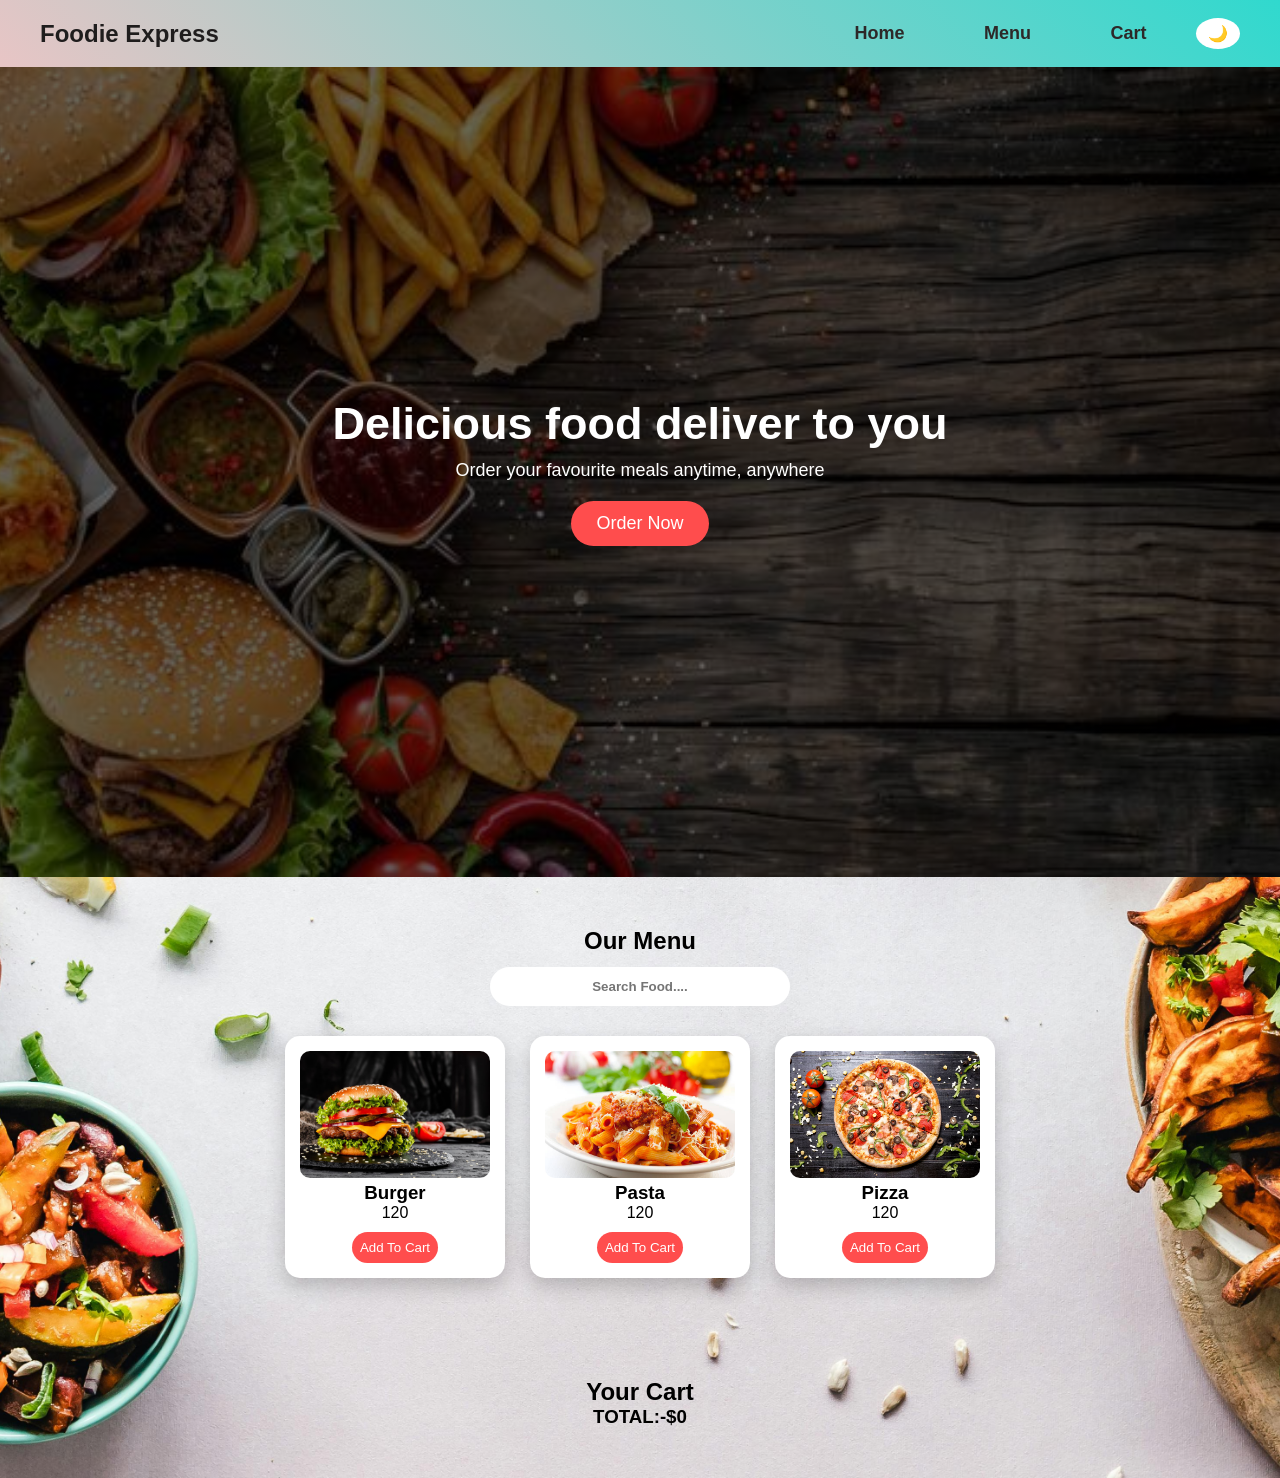
<file: Food Website/index.html>
<!DOCTYPE html>
<html lang="en">

<head>
    <meta charset="UTF-8">
    <meta name="viewport" content="width=device-width, initial-scale=1.0">
    <title>FoodieExpress</title>
    <link rel="stylesheet" href="style.css">
</head>

<body>
    <!-- NAVBAR -->
    <header>
        <h2 class="logo">Foodie Express</h2>
        <nav>
            <a href="#">Home</a>
            <a href="#menu">Menu</a>
            <a href="#cart">Cart</a>
            <button id="theme-toggle">🌙</button>
        </nav>
    </header>
    <!-- HERO -->
    <section class="hero">
        <div class="hero-text">
            <h1>Delicious food deliver to you</h1>
            <p>Order your favourite meals anytime, anywhere</p>
            <button onclick="scrollToMenu()">Order Now</button>
        </div>
    </section>
    <!-- MENU -->
    <section id="menu" class="menu">
        <h2>Our Menu</h2>
        <!-- SEARCH -->
        <div class="search-box">
            <input type="text" id="search" placeholder="Search Food...." onkeyup="searchFood()">

            <div class="food-container">
                <div class="food-card">
                    <img src="images/burger.jpg" alt="burger">
                    <h3>Burger</h3>
                    <p>120</p>
                    <button onclick="addToCart('Burger', 120)">Add To Cart</button>
                </div>
                <div class="food-card">
                    <img src="images/pasta.jpg" alt="pasta">
                    <h3>Pasta</h3>
                    <p>120</p>
                    <button onclick="addToCart('pasta', 180)">Add To Cart</button>
                </div>
                <div class="food-card">
                    <img src="images/pizza.jpg" alt="pizza">
                    <h3>Pizza</h3>
                    <p>120</p>
                    <button onclick="addToCart('Pizza', 250)">Add To Cart</button>
                </div>
            </div>
        </div>
    </section>
    <!-- CART -->
    <section id="cart" class="cart">
        <h2>Your Cart</h2>
        <ul id="cart-items"></ul>
        <h3>TOTAL:-$<span id="total">0</span></h3>
    </section>
    <script src="script.js"></script>
</body>

</html>
</file>
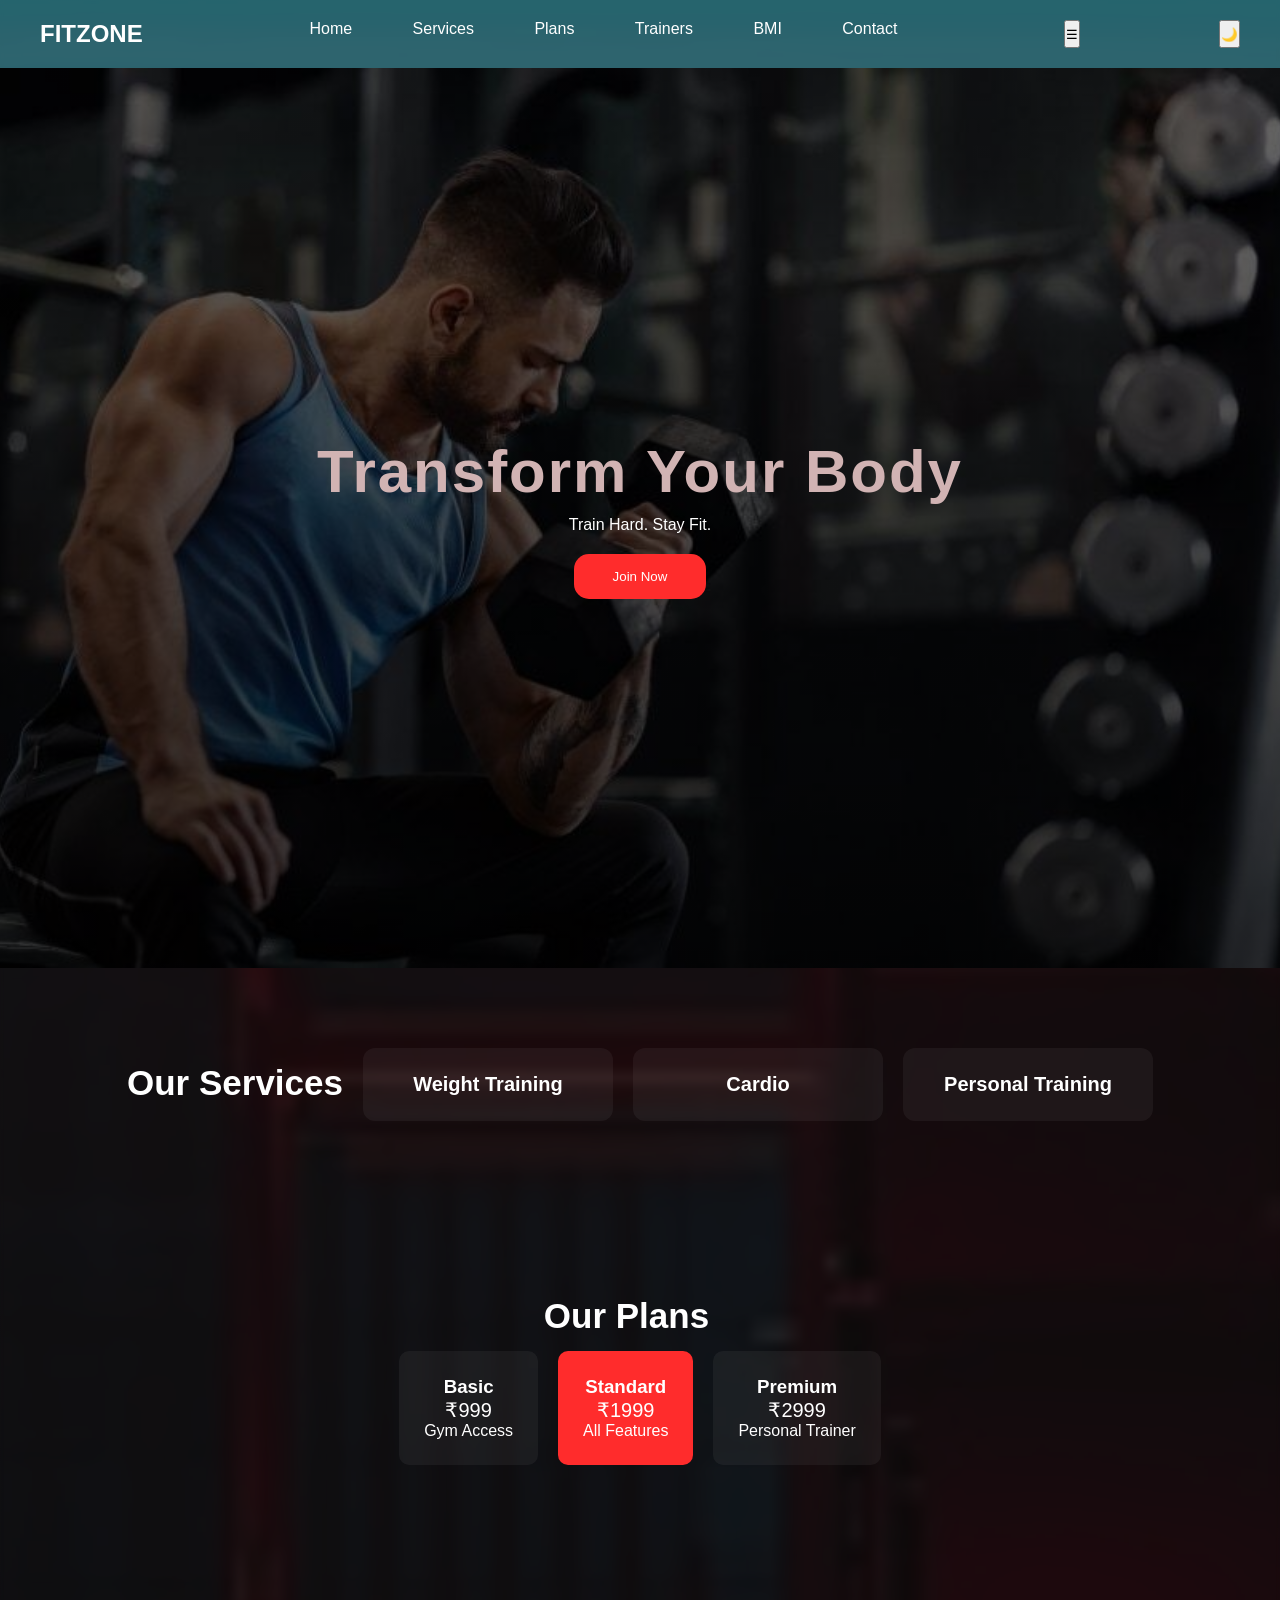
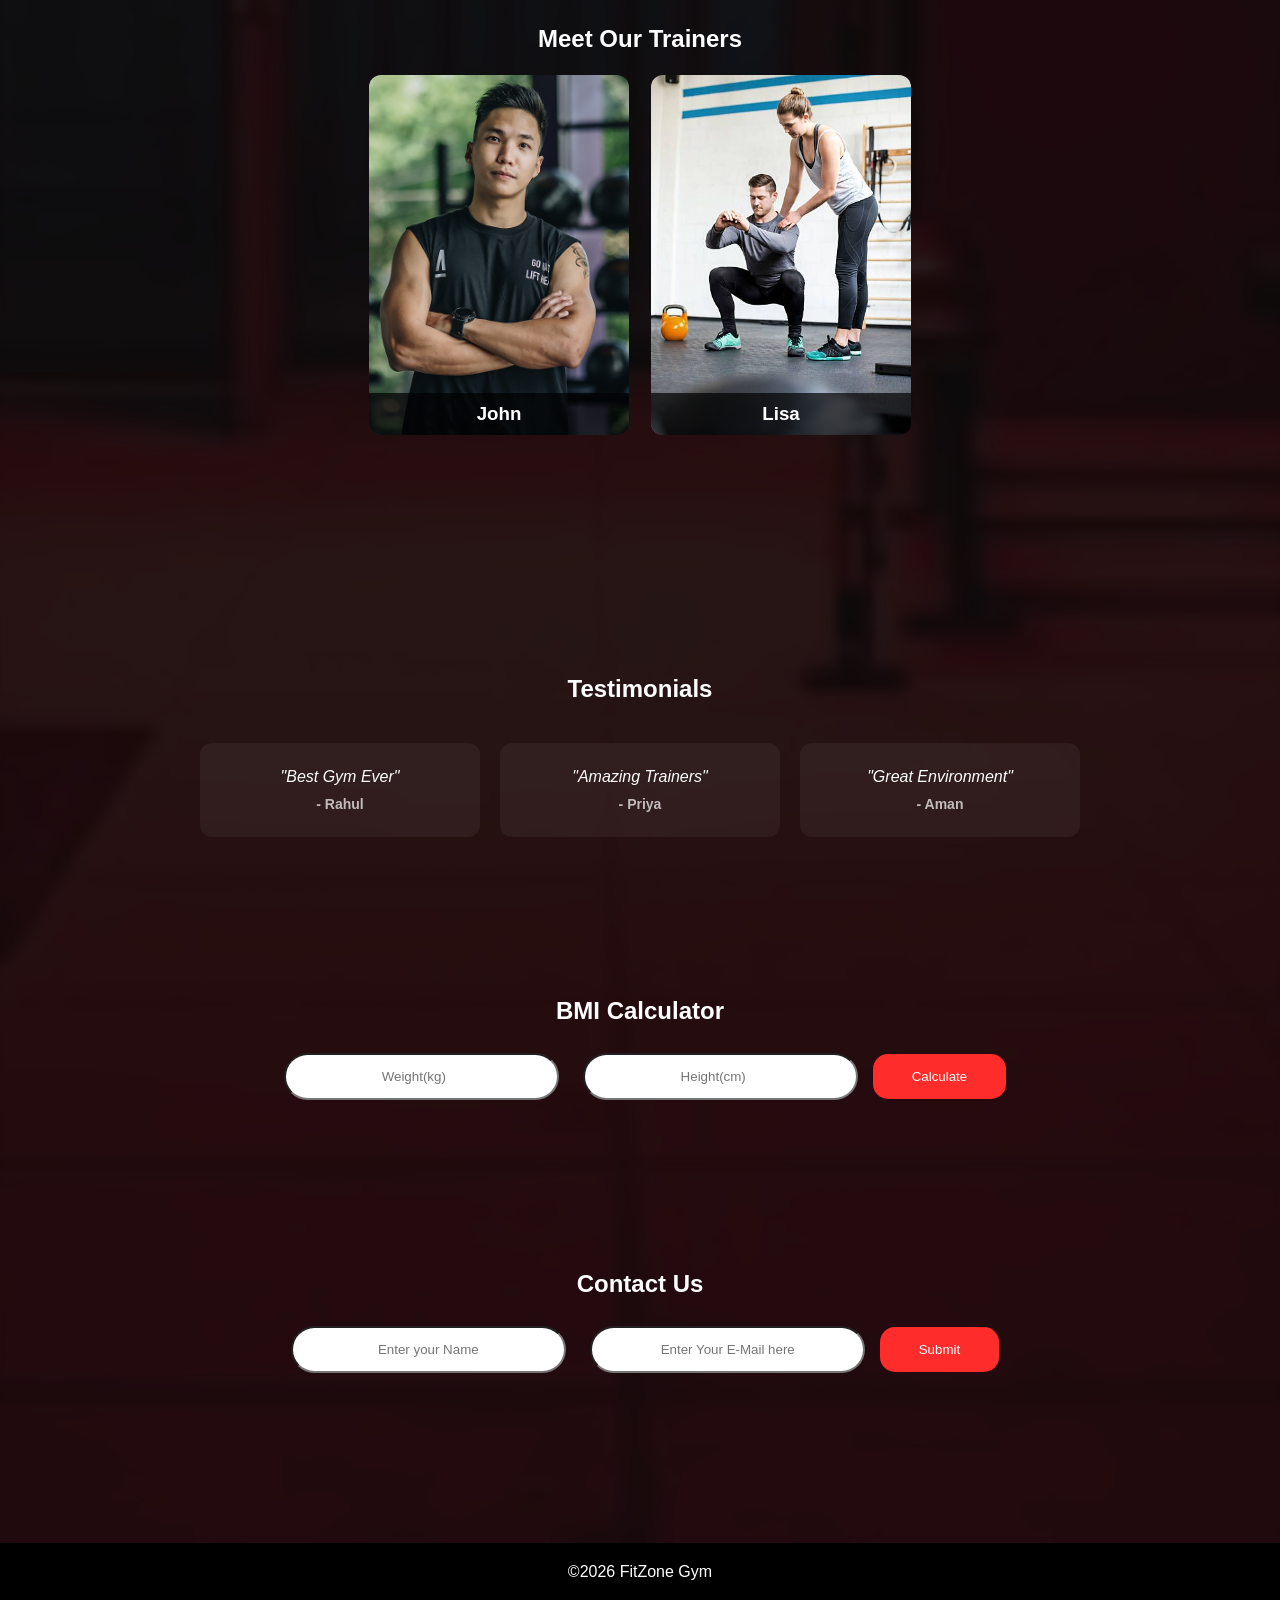
<file: GYM/index.html>
<!DOCTYPE html>
<html lang="en">

<head>
  <meta charset="UTF-8">
  <meta name="viewport" content="width=device-width, initial-scale=1.0">
  <title>GYM WEBSITE</title>
  <link rel="stylesheet" href="style.css">
</head>

<body>
  <!-- HEADER SECTION -->
  <header class="navbar">
    <h2>FITZONE</h2>
    <nav class="nav">
      <a href="#home">Home</a>
      <a href="#services">Services</a>
      <a href="#plans">Plans</a>
      <a href="#trainers">Trainers</a>
      <a href="#bmi">BMI</a>
      <a href="#contact">Contact</a>
    </nav>
    <button id="menu">☰</button>
    <button id="theme-toggle">🌙</button>
  </header>
  <!-- HERO SECTION -->
  <section class="hero">
    <div>
      <h1>Transform Your Body</h1>
      <p>Train Hard. Stay Fit.</p>
      <button class="btn">Join Now</button>
    </div>
  </section>
  <!-- SERVICES SECTION -->
  <section id="services" class="services">
    <h2>Our Services</h2>
    <div class="service">Weight Training</div>
    <div class="service">Cardio</div>
    <div class="service">Personal Training</div>
  </section>
  <!-- PLANS -->
  <section id="plans" class="plans">
    <h2>Our Plans</h2>

    <div class="plan-container">
      <div class="plan-card">
        <h3>Basic</h3>
        <p class="price">₹999</p>
        <p>Gym Access</p>
      </div>

      <div class="plan-card active">
        <h3>Standard</h3>
        <p class="price">₹1999</p>
        <p>All Features</p>
      </div>

      <div class="plan-card">
        <h3>Premium</h3>
        <p class="price">₹2999</p>
        <p>Personal Trainer</p>
      </div>
    </div>
  </section>
  <!-- TRAINERS -->
  <section id="trainers" class="trainers">
    <h2>Meet Our Trainers</h2>

    <div class="trainer-container">
      <div class="trainer-card">
        <img src="images/trainers1.jpg">
        <h3>John</h3>
      </div>

      <div class="trainer-card">
        <img src="images/trainers.jpg">
        <h3>Lisa</h3>
      </div>
    </div>
  </section>
  <!-- TESTIMONIALS SECTION -->
  <section class="back">
    <section class="testimonials">
      <h2>Testimonials</h2>

      <div class="testimonial-container">

        <div class="testimonial">
          <p>"Best Gym Ever"</p>
          <h4>- Rahul</h4>
        </div>

        <div class="testimonial">
          <p>"Amazing Trainers"</p>
          <h4>- Priya</h4>
        </div>

        <div class="testimonial">
          <p>"Great Environment"</p>
          <h4>- Aman</h4>
        </div>

      </div>
    </section>
    <!-- BMI SECTION -->
    <section id="bmi" class="bmi">
      <h2>BMI Calculator</h2>
      <input type="number" id="weight" placeholder="Weight(kg)">
      <input type="number" id="Height" placeholder="Height(cm)">
      <button onclick="calculateBMI()" class="btn">Calculate</button>
      <p id="result"></p>
    </section>
    <!-- CONTACT SECTION -->
    <section id="contact">
      <h2>Contact Us</h2>
      <form id="form">
        <input type="text" id="name" placeholder="Enter your Name">
        <input type="email" id="email" placeholder="Enter Your E-Mail here">
        <button type="submit" class="btn">Submit</button>
      </form>
    </section>
  </section>
  <footer class="footer">©2026 FitZone Gym</footer>
  <script src="script.js"></script>
</body>

</html>
</file>
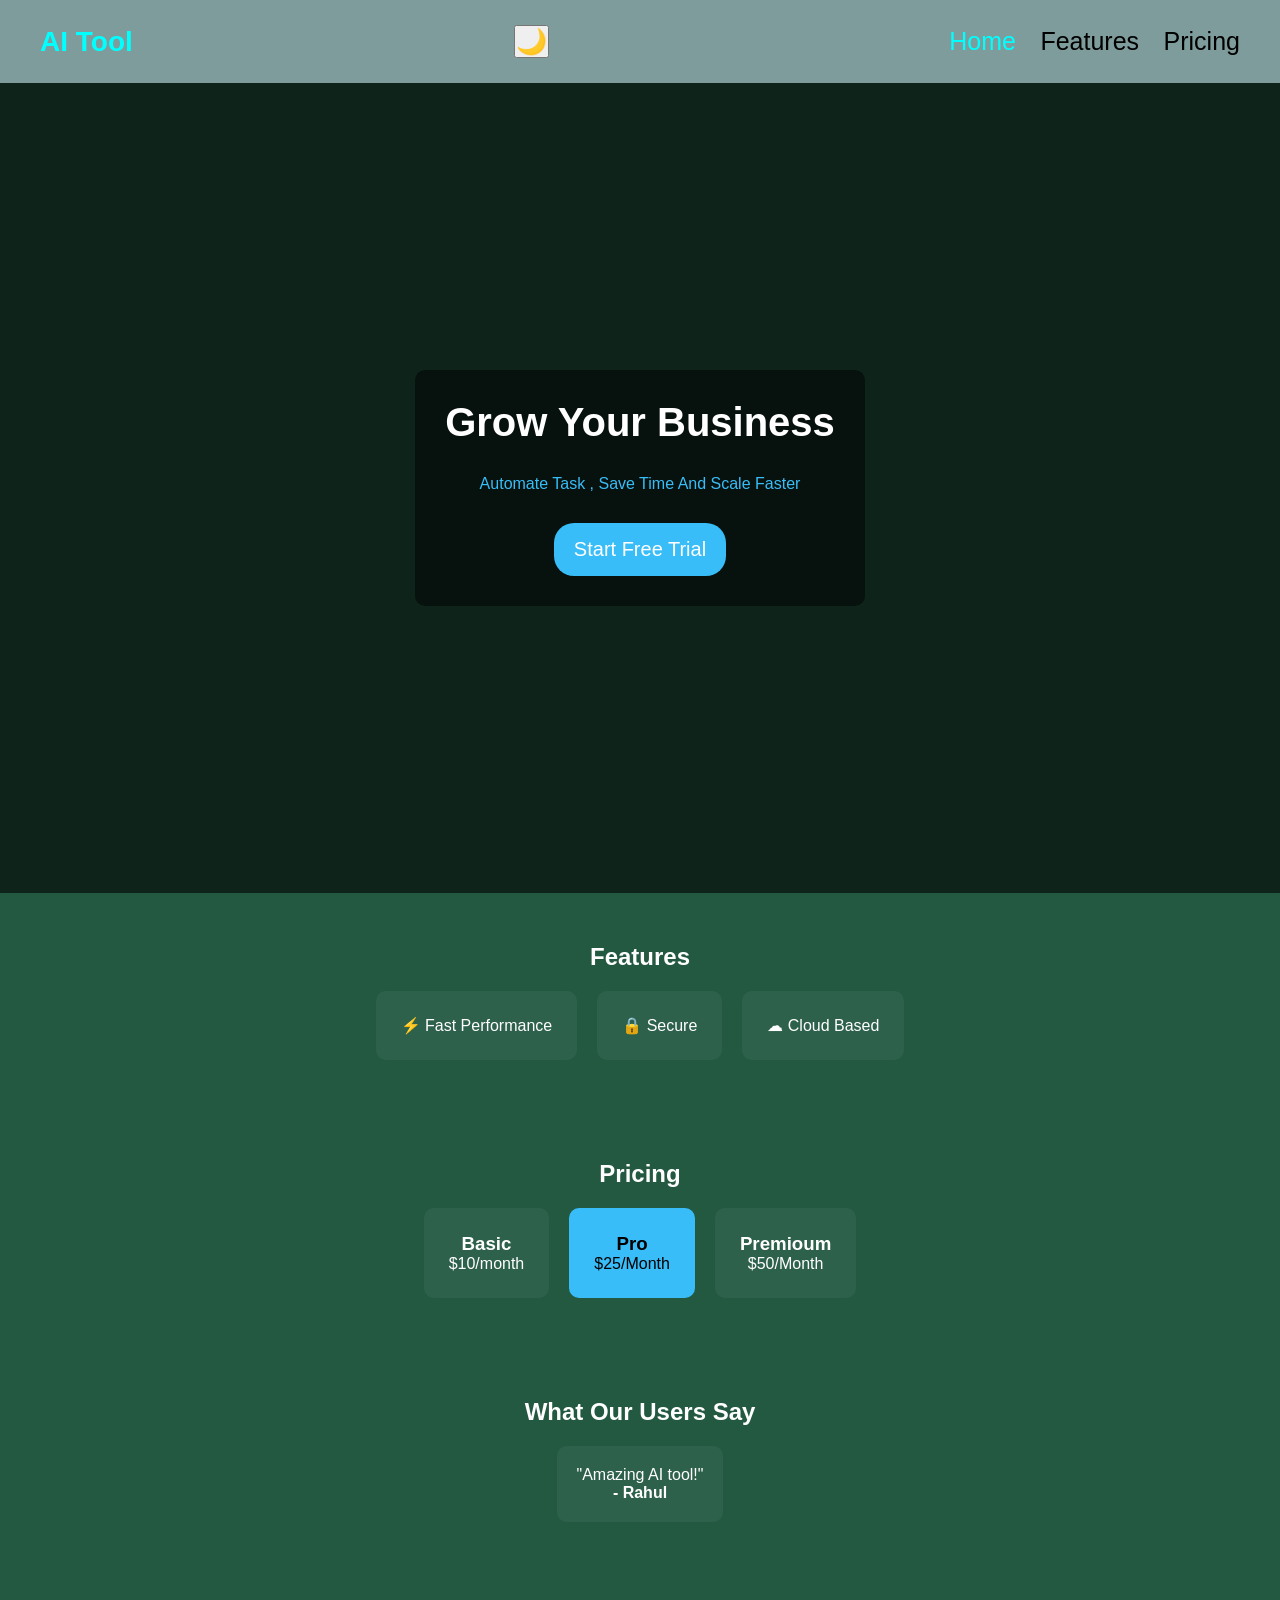
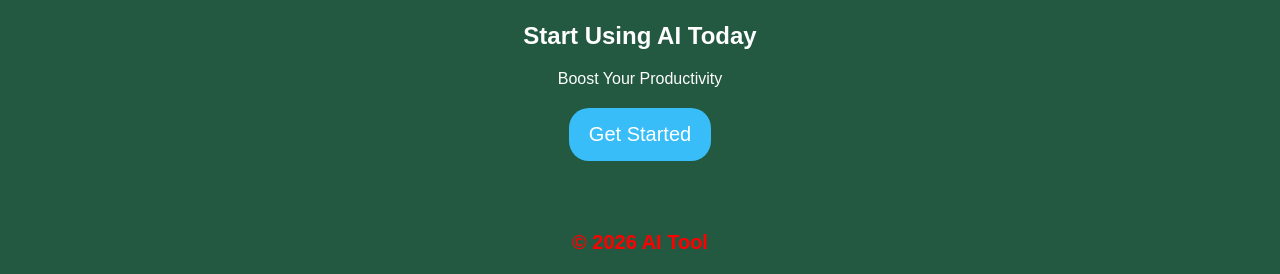
<file: landing page/index.html>
<!DOCTYPE html>
<html lang="en">

<head>
    <meta charset="UTF-8">
    <meta name="viewport" content="width=device-width, initial-scale=1.0">
    <title>AI Startup</title>
    <link rel="stylesheet" href="style.css">
</head>

<body>
    <!--NAVBAR SECTION-->
    <header class="navbar">
        <h2 class="logo">AI Tool</h2>
        <div class="nav-right">
            <button id="theme-toggle">🌙</button>
            <div class="menu-toggle" id="menu-toggle">☰</div>
        </div>
        <nav id="nav">
            <a href="#home">Home</a>
            <a href="#features">Features</a>
            <a href="#pricing">Pricing</a>
        </nav>
    </header>
    <!--HERO SECTION-->
    <section id="home" class="hero">
        <div class="hero-content">
            <h1>Grow Your Business With AI</h1>
            <p>automate task , save time and scale faster</p>
            <button class="btn">start free trial</button>
        </div>
    </section>
    <!--FEATURE SECTION-->
    <section id="features" class="features">
        <h2>Features</h2>

        <div class="feature-container">
            <div class="card hidden">⚡ Fast Performance</div>
            <div class="card hidden">🔒 Secure</div>
            <div class="card hidden">☁ Cloud Based</div>
        </div>
    </section>
    <!--PRICING SECTION-->
    <section id="pricing" class="pricing">
        <h2>Pricing</h2>

        <div class="pricing-container">
            <div class="plan">
                <h3>Basic</h3>
                <p>$10/month</p>
            </div>
            <div class="plan highlight">
                <h3>Pro</h3>
                <p>$25/Month</p>
            </div>
            <div class="plan">
                <h3>Premioum</h3>
                <p>$50/Month</p>
            </div>
        </div>
    </section>
    <!--TESTIMONIAL SECTION-->
    <section class="testimonials">
    <h2>What Our Users Say</h2>

    <div class="testimonial-container">
        <div class="testimonial">
            <p>"Amazing AI tool!"</p>
            <h4>- Rahul</h4>
        </div>

        <div class="testimonial">
            <p>"Very fast and easy."</p>
            <h4>- Priya</h4>
        </div>

        <div class="testimonial">
            <p>"Highly recommended."</p>
            <h4>- Arjun</h4>
        </div>
    </div>
</section>
<!--CTA SECTION-->
<section class="cta">
    <h2>Start Using AI Today</h2>
    <p>Boost Your Productivity</p>
    <button class="btn">Get Started</button>
</section>
    <!--FOOTER-->
    <footer>
        <p>&copy; 2026 AI Tool</p>
    </footer>
    <script src="script.js"></script>
</body>

</html>
</file>
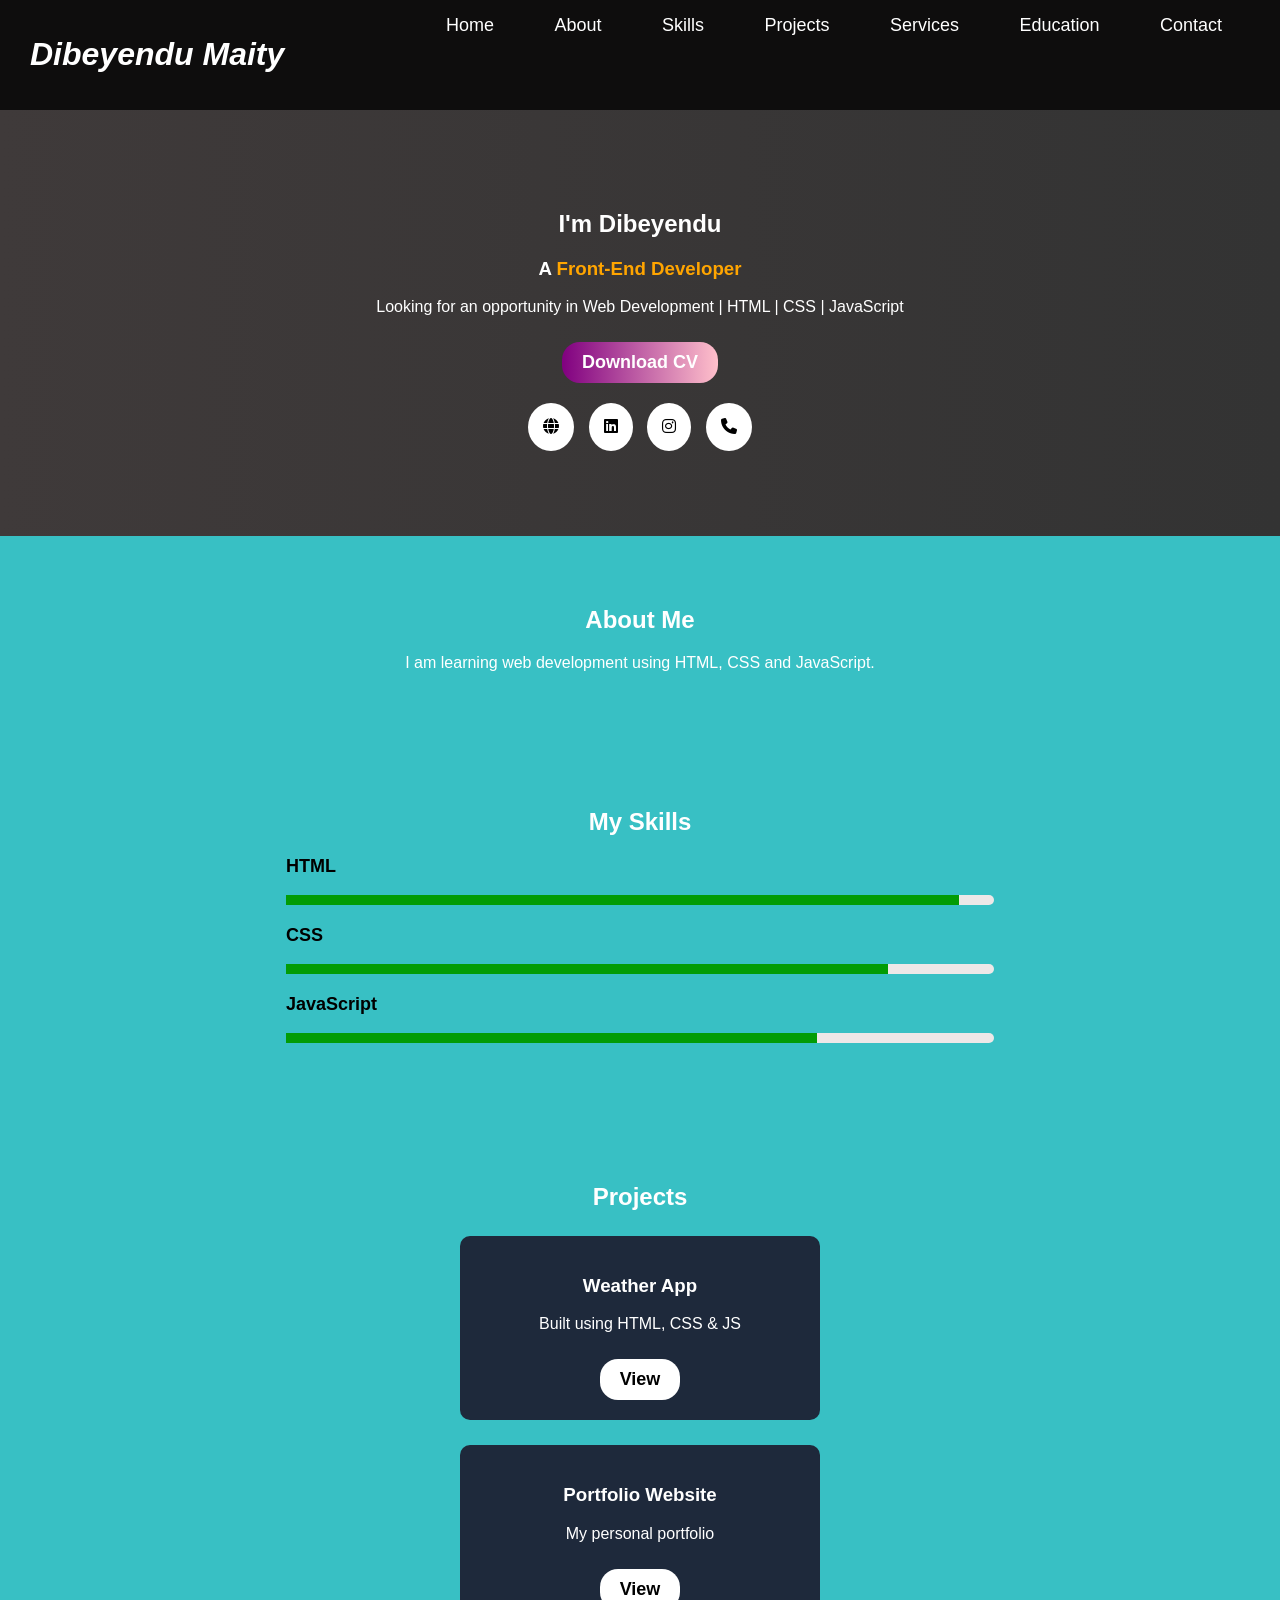
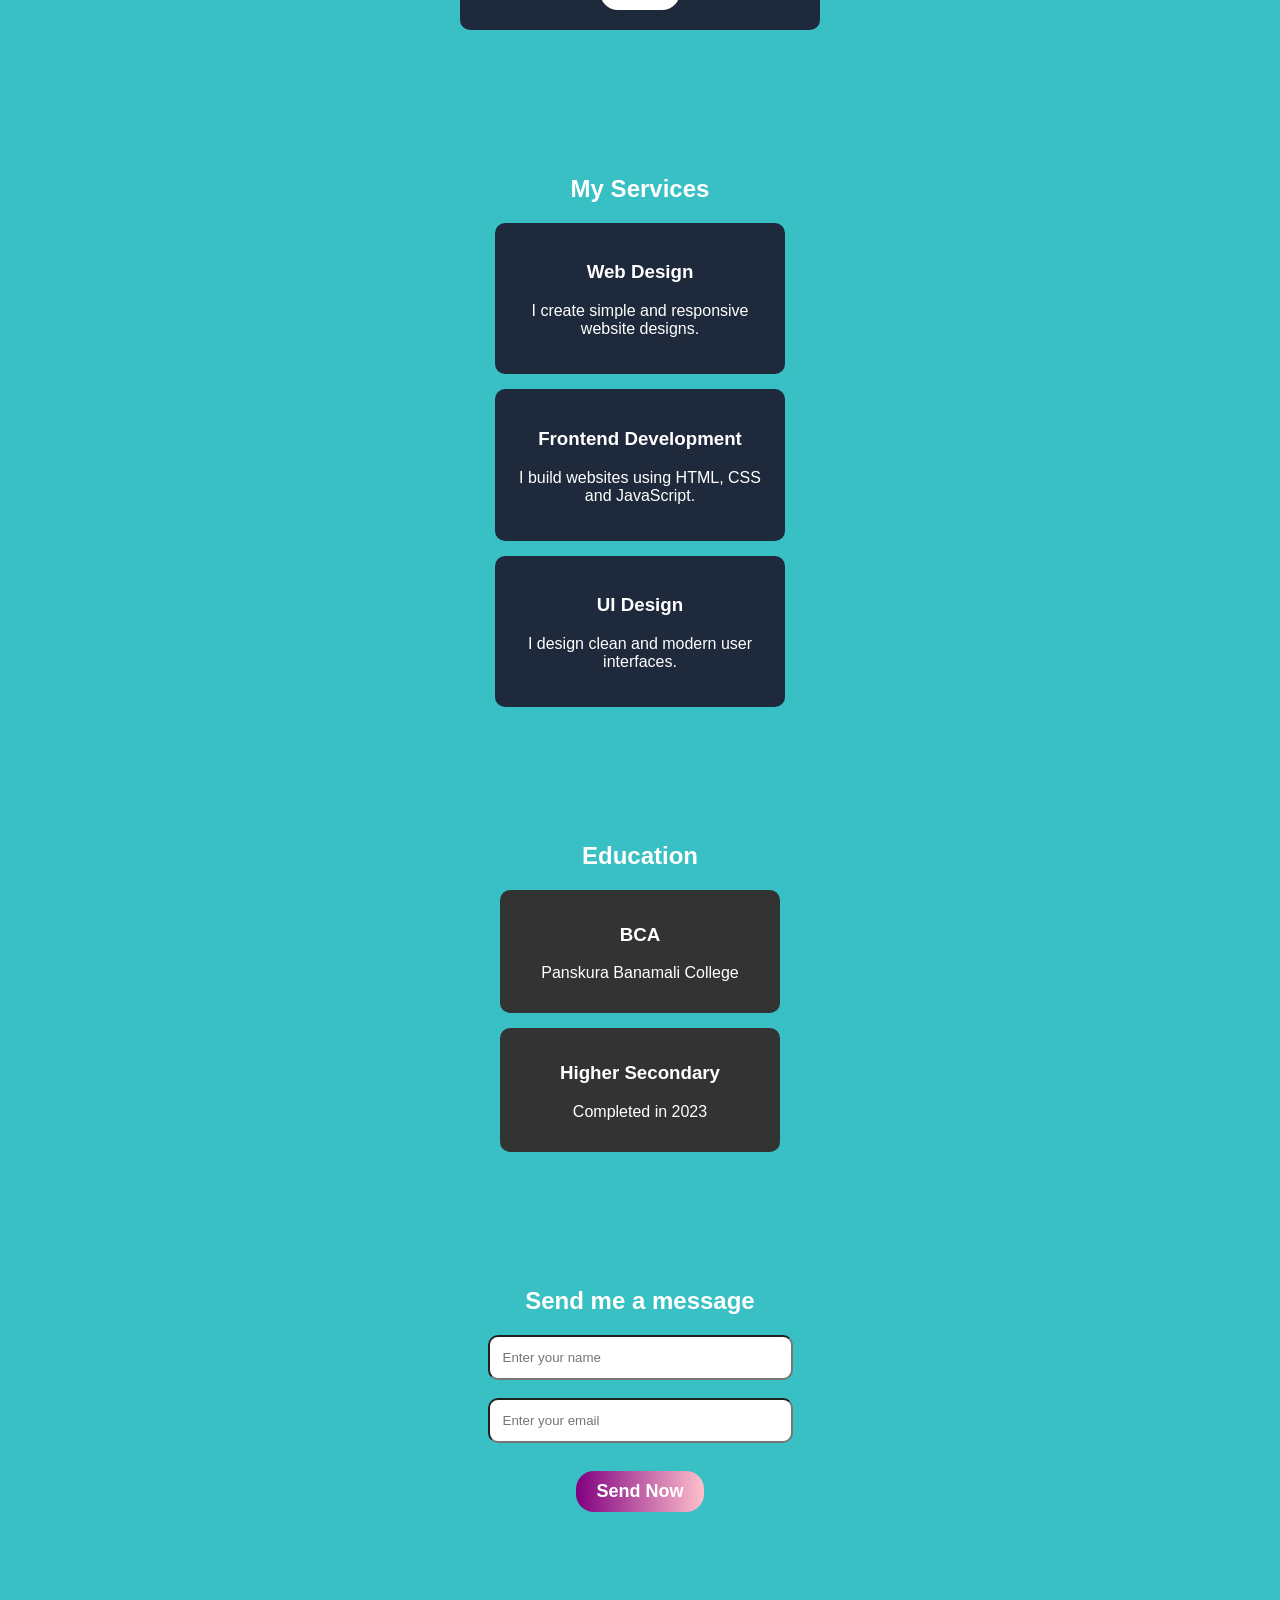
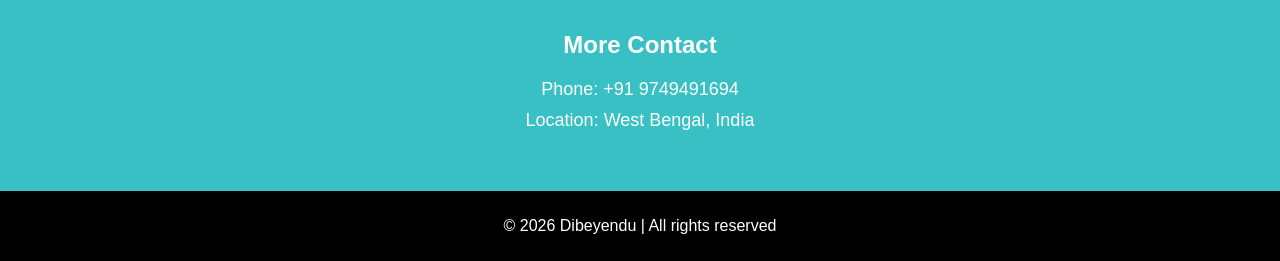
<file: portfolio/index.html>
<!DOCTYPE html>
<html>
<head>
    <title>Dibeyendu Portfolio</title>

    
    <link rel="stylesheet" href="https://cdnjs.cloudflare.com/ajax/libs/font-awesome/6.5.0/css/all.min.css">

    <link rel="stylesheet" href="style.css">
</head>

<body>

<!-- HEADER -->
<header>
    <h1>Dibeyendu Maity</h1>
    <nav>
        <a href="#home">Home</a>
        <a href="#about">About</a>
        <a href="#skills">Skills</a>
        <a href="#projects">Projects</a>
        <a href="#services">Services</a>
        <a href="#education">Education</a>
        <a href="#contact">Contact</a>
    </nav>
</header>

<!-- HOME -->
<section id="home" class="home">
    <h2>I'm Dibeyendu</h2>
    <h3>A <span>Front-End Developer</span></h3>

    <p>Looking for an opportunity in Web Development | HTML | CSS | JavaScript</p>

    <button>Download CV</button>

    <div class="icons">
        <a href="#"><i class="fa-solid fa-globe"></i></a>
        <a href="#"><i class="fa-brands fa-linkedin"></i></a>
        <a href="#"><i class="fa-brands fa-instagram"></i></a>
        <a href="#"><i class="fa-solid fa-phone"></i></a>
    </div>
</section>

<!-- ABOUT -->
<section id="about">
    <h2>About Me</h2>
    <p>I am learning web development using HTML, CSS and JavaScript.</p>
</section>

<!-- SKILLS -->
<section id="skills">
    <h2>My Skills</h2>

    <div class="skill">
        <p>HTML</p>
        <div class="bar"><span style="width: 95%"></span></div>
    </div>

    <div class="skill">
        <p>CSS</p>
        <div class="bar"><span style="width: 85%"></span></div>
    </div>

    <div class="skill">
        <p>JavaScript</p>
        <div class="bar"><span style="width: 75%"></span></div>
    </div>
</section>

<!-- PROJECTS -->
<section id="projects">
    <h2>Projects</h2>

    <div class="card">
        <h3>Weather App</h3>
        <p>Built using HTML, CSS & JS</p>
        <button>View</button>
    </div>

    <div class="card">
        <h3>Portfolio Website</h3>
        <p>My personal portfolio</p>
        <button>View</button>
    </div>
</section>

<!-- SERVICES -->
<section id="services">
    <h2>My Services</h2>

    <div class="service-box">
        <h3>Web Design</h3>
        <p>I create simple and responsive website designs.</p>
    </div>

    <div class="service-box">
        <h3>Frontend Development</h3>
        <p>I build websites using HTML, CSS and JavaScript.</p>
    </div>

    <div class="service-box">
        <h3>UI Design</h3>
        <p>I design clean and modern user interfaces.</p>
    </div>
</section>

<!-- EDUCATION -->
<section id="education">
    <h2>Education</h2>

    <div class="edu-box">
        <h3>BCA</h3>
        <p>Panskura Banamali College</p>
    </div>

    <div class="edu-box">
        <h3>Higher Secondary</h3>
        <p>Completed in 2023</p>
    </div>
</section>

<!-- CONTACT -->
<section id="contact" class="contact">
    <h2>Send me a message</h2>

    <input type="text" placeholder="Enter your name">
    <input type="email" placeholder="Enter your email">

    <button>Send Now</button>
</section>

<!-- EXTRA CONTACT -->
<section id="extra-contact">
    <h2>More Contact</h2>

    <p>Phone: +91 9749491694</p>
    <p>Location: West Bengal, India</p>
</section>

<!-- FOOTER -->
<footer>
    <p>© 2026 Dibeyendu | All rights reserved</p>
</footer>

</body>
</html>
</file>
<file: Food Website/style.css>
* {
    margin: 0px;
    padding: 0px;
    box-sizing: border-box;
    font-family: 'Poppins', sans-serif;
}

html {
    scroll-behavior: smooth;
}

/* BODY */
body {
    background: url('images/bg.jpg') no-repeat center/cover;
    min-height: 100vh;
}

/* DARK MODE */
body.dark {
    background: #121212;
    color: white;
}

/* NAVBAR */
header {
    display: flex;
    justify-content: space-between;
    padding: 18px 40px;
    background: linear-gradient(45deg, #e8c5c5, #30d9ce);
    align-items: center;
    box-shadow: 0 4px 10px rgba(0, 0, 0, 0.2);
}

header h2 {
    font-size: 24px;
    color: rgb(31, 29, 29);
}

header nav a {
    font-size: 18px;
    margin-left: 25px;
    color: rgb(45, 40, 40);
    text-decoration: none;
    font-weight: bold;
    position: relative;
    transition: 0.3s;
    padding: 0px 25px;
}

nav a:hover {
    color: #f41a0a;
    font-size: 21px;
    transform: scale(1.1);

}

/* UNDERLINE ANIMATION */
header nav a::after {
    content: "";
    width: 0%;
    height: 2px;
    background: white;
    position: absolute;
    left: 0;
    bottom: -5px;
    transition: 0.3s;
}

header nav a:hover::after {
    width: 100%;
}

/* DARK MODE BUTTON */
#theme-toggle {
    margin-left: 20px;
    padding: 6px 12px;
    border: none;
    cursor: pointer;
    background: white;
    border-radius: 50%;
    font-size: 16px;
}

/* HERO */
.hero {
    height: 90vh;
    background: linear-gradient(rgba(0, 0, 0, 0.6), rgba(0, 0, 0, 0.6)),
        url('images/hero.jpg') no-repeat center/cover;
    display: flex;
    align-items: center;
    justify-content: center;
}

.hero-text {
    text-align: center;
    color: white;
    animation: fadeIn 1.5s ease-in-out;
}

.hero-text h1 {
    font-size: 45px;
}

.hero-text p {
    margin-top: 10px;
    font-size: 18px;
}

/* BUTTON */
.hero-text button {
    padding: 12px 25px;
    border-radius: 30px;
    border: none;
    margin-top: 20px;
    background: #ff4d4d;
    color: white;
    font-size: 18px;
    cursor: pointer;
    transition: 0.3s;
}

.hero-text button:hover {
    background: black;
    transform: scale(1.05);
}

/* MENU */
.menu {
    padding: 50px 20px;
    text-align: center;
}

.menu h2 {
    margin-bottom: 12px;
}

/* SEARCH */
.search-box input {
    font-weight: bold;
    text-align: center;
    padding: 12px;
    width: 300px;
    border-radius: 25px;
    border: none;
    outline: none;
    transition: 0.3s;
}

.search-box input:focus {
    width: 350px;
    box-shadow: 0 0 10px rgba(255, 77, 77, 0.5);
}

/* FOOD CONTAINER */
.food-container {
    margin-top: 30px;
    display: flex;
    justify-content: center;
    gap: 25px;
    flex-wrap: wrap;
}

/* CARD */
.food-card {
    background: white;
    padding: 15px;
    width: 220px;
    border-radius: 15px;
    box-shadow: 0 8px 20px rgba(0, 0, 0, 0.2);
    transition: 0.3s;
    overflow: hidden;
}

body.dark .food-card {
    background: #1e1e1e;
    color: white;
}

/* IMAGE ZOOM EFFECT */
.food-card img {
    width: 100%;
    border-radius: 10px;
    transition: 0.3s;
}

.food-card:hover img {
    transform: scale(1.1);
}

/* CARD HOVER */
.food-card:hover {
    transform: translateY(-10px);
}

/* BUTTON */
.food-card button {
    margin-top: 10px;
    padding: 8px;
    background: #ff4d4d;
    color: white;
    border: none;
    cursor: pointer;
    border-radius: 20px;
    transition: 0.3s;
}

.food-card button:hover {
    background: black;
}

/* CART */
.cart {
    padding: 50px;
    text-align: center;
}

/* ANIMATION */
@keyframes fadeIn {
    from {
        opacity: 0;
        transform: translateY(30px);
    }

    to {
        opacity: 1;
        transform: translateY(0);
    }
}

/* RESPONSIVE */
@media(max-width:768px) {
    .hero-text h1 {
        font-size: 28px;
    }

    .search-box input {
        width: 200px;
    }
}
</file>
<file: GYM/style.css>
* {
    margin: 0;
    padding: 0;
    box-sizing: border-box;
    font-family: 'Poppins', sans-serif;
}

/* THEME SECTION */
:root {
    --bg: #0a0a0a;
    --text: #fff;
    --card: rgba(255, 255, 255, 0.05);
    --accent: #ff2c2c;
}

.light {
    --bg: #f5f5f5;
    --text: #111;
    --card: rgba(0, 0, 0, 0.05);
}

/* BODY SECTION */
body {
    background: var(--bg);
    color: var(--text);
    transition: 0.3s;
    background: linear-gradient(rgba(10, 10, 10, 0.85), rgba(12, 11, 11, 0.9)),
        url('images/testimonial.jpg') center/cover no-repeat;

    backdrop-filter: blur(2px);
}


/* NAVBAR SECTION */
.navbar {
    display: flex;
    justify-content: space-between;
    padding: 20px 40px;
    background: rgba(49, 139, 152, 0.7);
    backdrop-filter: blur(10px);
    position: sticky;
    top: 0;
    z-index: 100;
}

nav a {
    padding: 0px 18px;
    margin: 10px;
    color: var(--text);
    text-decoration: none;
    position: relative;
    transition: 0.3s;
}

/* underline animation */
nav a::after {
    content: "";
    width: 0%;
    height: 2px;
    background: var(--accent);
    position: absolute;
    left: 0;
    bottom: -5px;

}

nav a:hover::after {
    width: 100%;
}

nav a:hover {
    color: aqua;
    font-size: 19px;

}

/* HERO SECTION */
.hero {
    height: 100vh;
    background: linear-gradient(rgba(0, 0, 0, 0.6), rgba(0, 0, 0, 0.8)),
        url('images/hero.jpg') center/cover;
    display: flex;
    align-items: center;
    justify-content: center;
    text-align: center;
}

.hero h1 {
    font-size: 60px;
    letter-spacing: 2px;
    color: rgb(209, 179, 179);
}

.hero p {
    margin: 10px 0;
}

/* BUTTON SECTION */
.btn {
    padding: 15px 39px;
    background: var(--accent);
    border: none;
    color: white;
    margin-top: 10px;
    cursor: pointer;
    border-radius: 15px;
    transition: 0.3s;
}

.btn:hover {
    transform: scale(1.1);
    box-shadow: 0 0 10px rgb(222, 114, 212);
}

/*  SECTION */
section {
    padding: 80px 20px;
    text-align: center;
}


/*  SERVICES SECTION */
.services {
    display: flex;
    justify-content: center;
    gap: 20px;
    flex-wrap: wrap;
}

.services h2 {
    margin-top: 15px;
    font-size: 35px;
    font-weight: bold;
}

.service {
    font-size: 20px;
    font-weight: bold;
    padding: 25px;
    width: 250px;
    background: var(--card);
    border-radius: 12px;
    transition: 0.3s;
}

.service:hover {
    transform: translateY(-10px);
    background: var(--accent);
    box-shadow: 0 0 10px rgb(229, 138, 220);
}

/* PLANS SECTION*/
.plans h2 {
    font-size: 35px;
    margin: 15px;
    margin-left: -12px;
    font-weight: bold;
}

.plan-container {
    display: flex;
    justify-content: center;
    gap: 20px;
}

.plan-card {
    padding: 25px;
    background: var(--card);
    border-radius: 10px;
}

.plan-card.active {
    background: var(--accent);
}

.price {
    font-size: 20px;
}

/* TRAINERS SECTION */
.trainer-container {
    display: flex;
    justify-content: center;
    gap: 22px;
    flex-wrap: wrap;
}

.trainer-card {
    background: var(--card);
    border-radius: 12px;
    overflow: hidden;
    width: 260px;
    height: 360px;
    position: relative;
    transition: 0.3s;
}
.trainer-card h3 {
  position: absolute;
  bottom: 0;
  left: 0;
  width: 100%;
  padding: 10px;
  background: rgba(0,0,0,0.7);  
  color: white;
  text-align: center;
}

.trainer-card img {
    width: 100%;
    height: 100%;
    object-fit: cover;
}

.trainer-card:hover {
    transform: translate(-10px);
}

.trainers h2 {
    margin-bottom: 22px;
}

/* TESTIMONIALS SECTION*/
.testimonials {
    padding: 80px 20px;
    text-align: center;
}

.testimonials h2 {
    margin-bottom: 40px;
}

.testimonial-container {
    display: flex;
    justify-content: center;
    /* center align */
    gap: 20px;
    flex-wrap: wrap;
}

/* Card */
.testimonial {
    width: 280px;
    padding: 25px;
    background: rgba(255, 255, 255, 0.05);
    border-radius: 12px;
    transition: 0.3s;
}

/*  TESTIMONIAL Hover */
.testimonial:hover {
    transform: translateY(-10px);
    background: rgb(27, 193, 154);
    color: #111;
}

/*TESTIMONIAL Text */
.testimonial p {
    font-style: italic;
    margin-bottom: 10px;
}

.testimonial h4 {
    font-size: 14px;
    opacity: 0.7;
}

/* BMI SECTION */
.bmi h2 {
    margin-bottom: 18px;
}

/* CONTACT SECTION */
#contact h2 {
    margin-bottom: 18px;
}

/* INPUT SECTION */
input {
    padding: 14px;
    margin: 10px;
    border-radius: 31px;
    width: 275px;
    text-align: center;
}

/* FOOTER SECTION */
.footer {
    background: black;
    padding: 20px;
    text-align: center;
}

/* RESPONSIVE */
@media (max-width:768px) {
    nav {
        display: none;
        flex-direction: column;
        background: black;
        position: absolute;
        right: 0;
        top: 60px;
    }

    nav .show {
        display: flex;
    }

    .hero h1 {
        font-size: 36px;
    }
}
</file>
<file: landing page/style.css>
/* ===== BASIC ===== */
* {
    margin: 0;
    padding: 0;
    box-sizing: border-box;
    font-family: Arial;
}

body {
    background: #235941;
    color: white;
}

/* ===== NAVBAR ===== */
.navbar {
    display: flex;
    justify-content: space-between;
    align-items: center;
    padding: 25px 40px;
    background: rgb(127, 156, 156);
    position:sticky;
    top: 0px;
    z-index: 10000;
}

.logo {
    color: aqua;
    font-size: 28px;
}

#nav a {
    color:black;
    margin-left: 20px;
    text-decoration: none;
    font-size: 25px;
    transition: 0.3s;
}
#nav a:hover{
    color: aqua;
     box-shadow: 0 0 15px rgb(98, 206, 152);
     transform: scale(1.1);
     font-weight: bold;
}
#theme-toggle{
    font-size: 25px;
}
.menu-toggle {
    display: none;
    cursor: pointer;
}
.light-mode{
    background: #e2e7ec;
    color: black;
}

/* ===== HERO ===== */
.hero {
    height: 90vh;
    display: flex;
    justify-content: center;
    align-items: center;
    background: url("https://images.unsplash.com/photo-1620712943543-bcc4688e7485") no-repeat center/cover;
    position: relative;
}

/* OVERLAY */
.hero::before {
    content: "";
    position: absolute;
    width: 100%;
    height: 100%;
    background: rgba(0,0,0,0.6);
    top: 0;
    left: 0;
}

.hero-content {
    position: relative;
    z-index: 2;
    background: rgba(0,0,0,0.5);
    padding: 30px;
    border-radius: 10px;
    text-align: center;
}

.hero h1 {
    font-size: 40px;
}

.hero p {
    color: #38bdf8;
    margin: 30px 0;
    text-transform: capitalize;
}

/* ===== BUTTON ===== */
.btn {
    padding: 15px 20px;
    border: none;
    background: #38bdf8;
    color: white;
    border-radius: 20px;
    cursor: pointer;
    transition: 0.3s;
    font-size: 20px;
    text-transform: capitalize;
}

.btn:hover {
    transform: scale(1.1);
    box-shadow: 0 0 15px rgb(98, 206, 152);
}

/* ===== FEATURES ===== */
.features {
    text-align: center;
    padding: 50px;
}
.features h2{
    padding-bottom: 20px;
}

.feature-container {
    display: flex;
    justify-content: center;
    gap: 20px;
}

.card {
    padding: 25px;
    background: rgba(255,255,255,0.05);
    border-radius: 10px;
    transition: 0.3s;
}

.card:hover {
    transform: translateY(-10px);
    box-shadow: 0 0 15px rgb(208, 107, 164);
}

/* ===== PRICING ===== */
.pricing {
    text-align: center;
    padding: 50px;
}
.pricing h2{
    padding-bottom: 20px;
}
.pricing-container {
    display: flex;
    justify-content: center;
    gap: 20px;
}

.plan {
    padding: 25px;
    background: rgba(255,255,255,0.05);
    border-radius: 10px;
    transition: 0.3s;
}

.plan:hover {
    transform: scale(1.05);
    box-shadow: 0 0 15px rgb(220, 122, 189);
}

.highlight {
    background: #38bdf8;
    color: black;
}

/* ===== TESTIMONIAL ===== */
.testimonials {
    text-align: center;
    padding: 50px;
}
.testimonials h2{
    padding-bottom: 20px;
}
.testimonial-container {
    display: flex;
    justify-content: center;
    gap: 20px;
}

.testimonial {
    padding: 20px;
    background: rgba(255,255,255,0.05);
    border-radius: 10px;
    transition: 0.3s;
}
.testimonial:hover {
    transform: scale(1.05);
    box-shadow: 0 0 15px rgb(220, 122, 189);
}
/* ===== CTA ===== */
.cta {
    text-align: center;
    padding: 50px;
}
.cta h2{
    padding-bottom: 20px;
}
.cta p{
    padding-bottom: 20px;
}
/* ===== FOOTER ===== */
footer {
    font-weight: bold;
    font-size: 20px;
    text-align: center;
    padding: 20px;
    color:red;
}

/* ===== MOBILE ===== */
@media (max-width: 768px) {

    .feature-container,
    .pricing-container,
    .testimonial-container {
        flex-direction: column;
        align-items: center;
    }

    #nav {
        display: none;
        flex-direction: column;
        background: black;
        position: absolute;
        top: 60px;
        right: 20px;
        padding: 15px;
    }

    #nav.active {
        display: flex;
    }

    .menu-toggle {
        display: block;
    }
}
</file>
<file: portfolio/style.css>
body {
    margin: 0;
    font-family: Arial;
    background: #38c0c4;
    color: white;
}

/* HEADER */
header {
    display: flex;
    justify-content: space-between;
    background: rgb(14, 13, 13);
    padding: 15px 30px;
    position: sticky;
    top: 0px;
}
header h1{
    font-style: italic;
}
nav a {
    font-size: 18px;
    color: white;
    margin: 0px 15px;
    text-decoration: none;
    border-radius: 6px;
    transition: 0.5s;
    padding: 5px 13px;
}

nav a:hover {
    color: rgb(32, 33, 33);
    background-color: rgb(10, 239, 162);
    font-size: 22px;
    box-shadow: 0 0 10px orange;
}

/* HOME */
.home {
    text-align: center;
    padding: 80px;
    background: linear-gradient(to right, #3f3a3a, #333);
}

.home span {
    color: orange;
}

button {
    padding: 10px 20px;
    background: linear-gradient(to right, purple, pink);
    border: none;
    color: white;
    border-radius: 18px;
    cursor: pointer;
    margin-top: 10px;
    transition: 0.3s;
    font-weight: bold;
    font-size: 18px;
}

button:hover {
    transform: scale(1.1);
    box-shadow: 0 0 10px orange;
}

/* ICONS */
.icons {
    margin-top: 15px;
}

.icons a {
    display: inline-block;
    margin: 5px;
    padding: 15px;
    background: white;
    color: black;
    border-radius: 50%;
    text-decoration: none;
}

.icons a:hover {
    background: orange;
    transform: scale(1.2);
    transition: 0.3s;
}

/* SECTION */
section {
    padding: 50px;
    text-align: center;
}

/* SKILLS */
.skill {
    width: 60%;
    margin: 20px auto;
    text-align: left;
    font-weight: bold;
    color: black;
    font-size: 18px;
}

.bar {
    background: #ede8e8;
    border-radius: 10px;
}

.bar span {
    display: block;
    height: 10px;
    background: rgb(2, 156, 5);
}

/* PROJECT */
.card {
    background: #1e293b;
    margin: 25px auto;
    padding: 20px;
    width: 320px;
    border-radius: 10px;
    transition: 0.3s;
}

.card button {
    margin-top: 10px;
    background: white;
    color: black;
}

.card:hover {
    transform: translateY(-5px);
    box-shadow: 0 0 15px purple;
}

/* CONTACT */
.contact input {
    display: block;
    margin: 18px auto;
    padding: 13px;
    width: 275px;
    border-radius: 10px;
}

.contact button {
    background: linear-gradient(to right, purple, pink);
}

/* SERVICES */
.service-box {
    background: #1e293b;
    margin: 15px auto;
    padding: 20px;
    width: 250px;
    border-radius: 10px;
    transition: 0.3s;
}

.service-box:hover {
    transform: scale(1.05);
    box-shadow: 0 0 10px orange;
}

/* EDUCATION */
.edu-box {
    background: #333;
    margin: 15px auto;
    padding: 15px;
    width: 250px;
    border-radius: 10px;
}

/* EXTRA CONTACT */
#extra-contact p {
    margin: 10px;
    font-size: 18px;
}

/* FOOTER */
footer {
    background: black;
    text-align: center;
    padding: 10px;
}

/* RESPONSIVE */
@media (max-width: 600px) {
    header {
        flex-direction: column;
        text-align: center;
    }

    .skill {
        width: 90%;
    }
}
</file>
